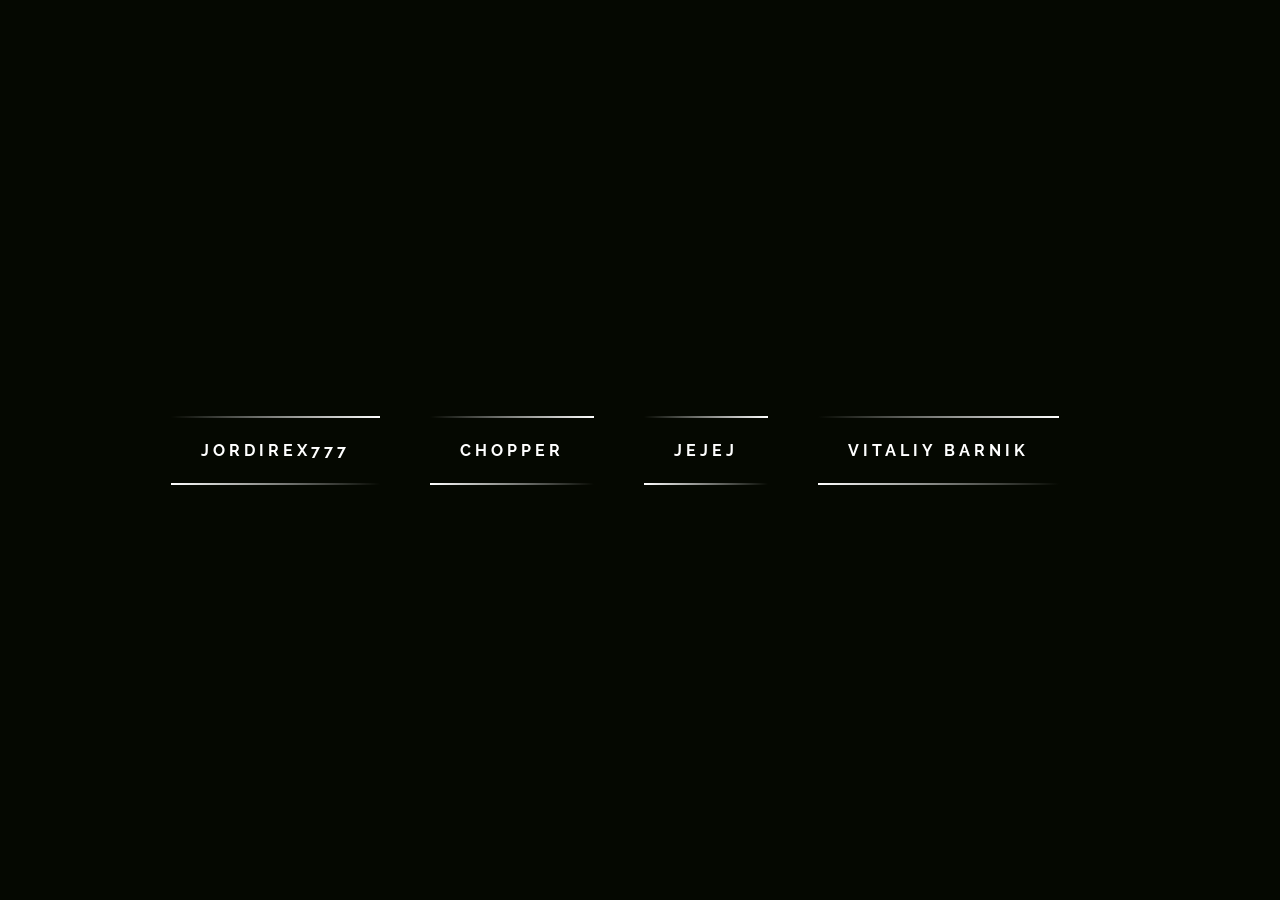
<file: index.html>
<!DOCTYPE html>
<html lang="en">
<head>
    <script async src="https://pagead2.googlesyndication.com/pagead/js/adsbygoogle.js?client=ca-pub-1671405296271324"
     crossorigin="anonymous"></script>
    <meta charset="UTF-8">
    <meta name="viewport" content="width=device-width, initial-scale=1.0">
    <link rel="stylesheet" href="https://fonts.googleapis.com/css2?family=Raleway:wght@400;700&display=swap">
    <link rel="icon" href="indexicon.ico" type="image/x-icon">
    <title>Turboporro's Archive</title>
    <style>
        * {
            margin: 0;
            padding: 0;
            box-sizing: border-box;
        }

        body {
            display: flex;
            justify-content: center;
            align-items: center;
            height: 100vh;
            background: #050801;
            font-family: 'Raleway', sans-serif;
            font-weight: bold;
        }

        a {
            position: relative;
            display: inline-block;
            padding: 25px 30px;
            margin: 40px 0;
            color: #ffffff; /* Cambia el color del texto a blanco */
            text-decoration: none;
            text-transform: uppercase;
            transition: 0.5s;
            letter-spacing: 4px;
            overflow: hidden;
            margin-right: 50px;
        }

        a:hover {
            background: #ffffff; /* Cambia el color de fondo a blanco al pasar el mouse */
            color: #050801; /* Cambia el color del texto a negro al pasar el mouse */
            box-shadow: 0 0 5px #ffffff,
                0 0 25px #ffffff,
                0 0 50px #ffffff,
                0 0 200px #ffffff;
            -webkit-box-reflect: below 1px linear-gradient(transparent, #0005);
        }

        a:nth-child(1) {
            filter: hue-rotate(270deg);
        }

        a:nth-child(2) {
            filter: hue-rotate(110deg);
        }

        a span {
            position: absolute;
            display: block;
        }

        a span:nth-child(1) {
            top: 0;
            left: 0;
            width: 100%;
            height: 2px;
            background: linear-gradient(90deg, transparent, #ffffff); /* Cambia el color a blanco */
            animation: animate1 1s linear infinite;
        }

        @keyframes animate1 {
            0% {
                left: -100%;
            }
            50%,
            100% {
                left: 100%;
            }
        }

        a span:nth-child(2) {
            top: -100%;
            right: 0;
            width: 2px;
            height: 100%;
            background: linear-gradient(180deg, transparent, #ffffff); /* Cambia el color a blanco */
            animation: animate2 1s linear infinite;
            animation-delay: 0.25s;
        }

        @keyframes animate2 {
            0% {
                top: -100%;
            }
            50%,
            100% {
                top: 100%;
            }
        }

        a span:nth-child(3) {
            bottom: 0;
            right: 0;
            width: 100%;
            height: 2px;
            background: linear-gradient(270deg, transparent, #ffffff); /* Cambia el color a blanco */
            animation: animate3 1s linear infinite;
            animation-delay: 0.50s;
        }

        @keyframes animate3 {
            0% {
                right: -100%;
            }
            50%,
            100% {
                right: 100%;
            }
        }

        a span:nth-child(4) {
            bottom: -100%;
            left: 0;
            width: 2px;
            height: 100%;
            background: linear-gradient(360deg, transparent, #ffffff); /* Cambia el color a blanco */
            animation: animate4 1s linear infinite;
            animation-delay: 0.75s;
        }

        @keyframes animate4 {
            0% {
                bottom: -100%;
            }
            50%,
            100% {
                bottom: 100%;
            }
        }
    </style>
</head>
<body>
    <a href="jordirex777">
        <span></span>
        <span></span>
        <span></span>
        <span></span>
        Jordirex777
    </a>
    <a href="chopper">
        <span></span>
        <span></span>
        <span></span>
        <span></span>
        Chopper
    </a>
        <a href="jejej">
        <span></span>
        <span></span>
        <span></span>
        <span></span>
        jejej
    </a>
     <a href="penta">
        <span></span>
        <span></span>
        <span></span>
        <span></span>
        Vitaliy Barnik
    </a>
    
</body>
<script>
</script>
</html>
</file>
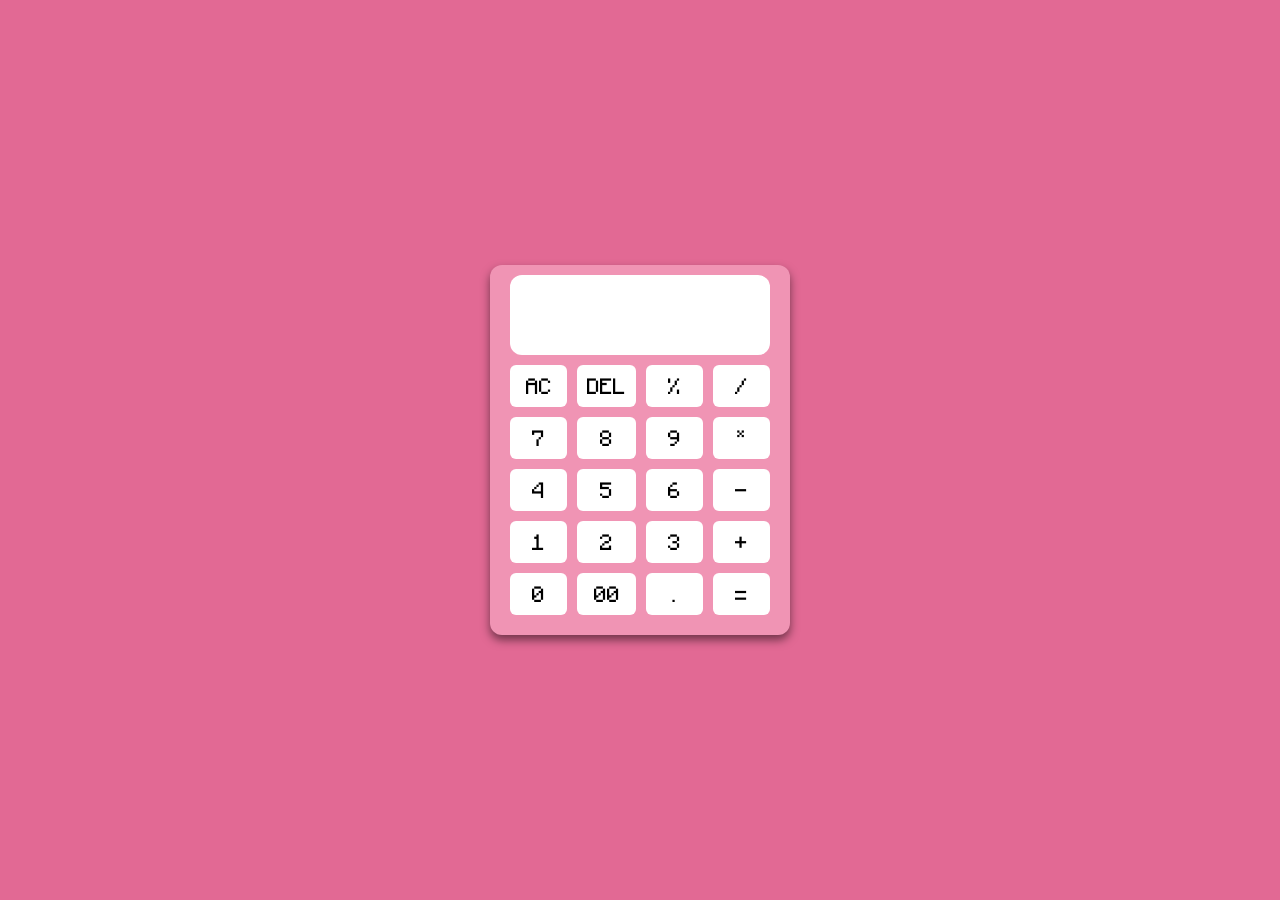
<file: calculator/index.html>
<!DOCTYPE html>
<html lang="en">
<head>
    <meta charset="UTF-8">
    <meta name="viewport" content="width=device-width, initial-scale=1.0">
    <link rel="stylesheet" href="calc.css">
    <title>Calculator</title>
</head>
<body>
        <div class="container">
            <input type="text" class="display" />
            <div class="buttons">
                <button class="operator" data-value="AC">AC</button>
                <button class="operator" data-value="DEL">DEL</button>
                <button class="operator" data-value="%">%</button>
                <button class="operator" data-value="/">/</button>
                <button data-value="7">7</button>
                <button data-value="8">8</button>
                <button data-value="9">9</button>
                <button class="operator" data-value="*">*</button>
                <button data-value="4">4</button>
                <button data-value="5">5</button>
                <button data-value="6">6</button>
                <button class="operator" data-value="-">-</button>
                <button data-value="1">1</button>
                <button data-value="2">2</button>
                <button data-value="3">3</button>
                <button class="operator" data-value="+">+</button>
                <button data-value="0">0</button>
                <button data-value="00">00</button>
                <button data-value=".">.</button>
                <button class="operator" data-value="=">=</button>
            </div>
        </div>
        <script src="calc.js"></script>
</body>
</html>
</file>
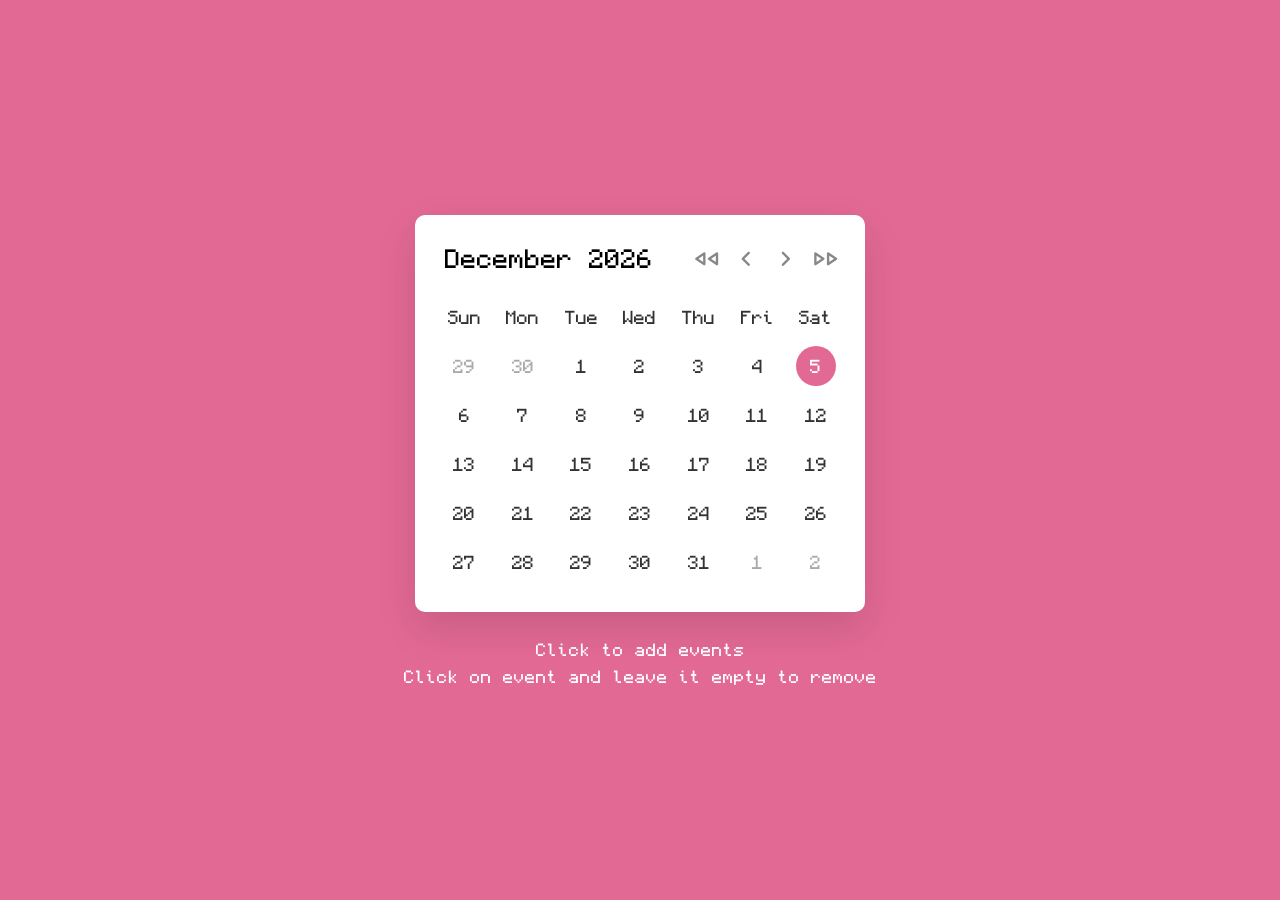
<file: Calendar/index.html>
<!DOCTYPE html>
<html lang="en">
<head>
    <meta charset="UTF-8">
    <meta name="viewport" content="width=device-width, initial-scale=1.0">
    <title>Calendar</title>
    <link rel="stylesheet" href="https://fonts.googleapis.com/css2?family=Material+Symbols+Rounded:opsz,wght,FILL,GRAD@20..48,100..700,0..1,-50..200">
    <link rel="stylesheet" href="calendar.css">
</head>
<body>
    <div class="wrapper">
        <header>
            <p class="current-date"></p>
            <div class="icons">
                <span id="prev-year" class="material-symbols-rounded">fast_rewind</span>
                <span id="prev" class="material-symbols-rounded">chevron_left</span>
                <span id="next" class="material-symbols-rounded">chevron_right</span>
                <span id="next-year" class="material-symbols-rounded">fast_forward</span>
            </div>
        </header>
        <div class="calendar">
            <ul class="weeks">
                <li>Sun</li>
                <li>Mon</li>
                <li>Tue</li>
                <li>Wed</li>
                <li>Thu</li>
                <li>Fri</li>
                <li>Sat</li>
            </ul>
            <ul class="days"></ul>
        </div>
    </div>
    <p class="add-event-text">Click to add events</p>
    <p class="add-event-text">Click on event and leave it empty to remove</p>
    <script src="calendar.js"></script>
</body>
</html>
</file>
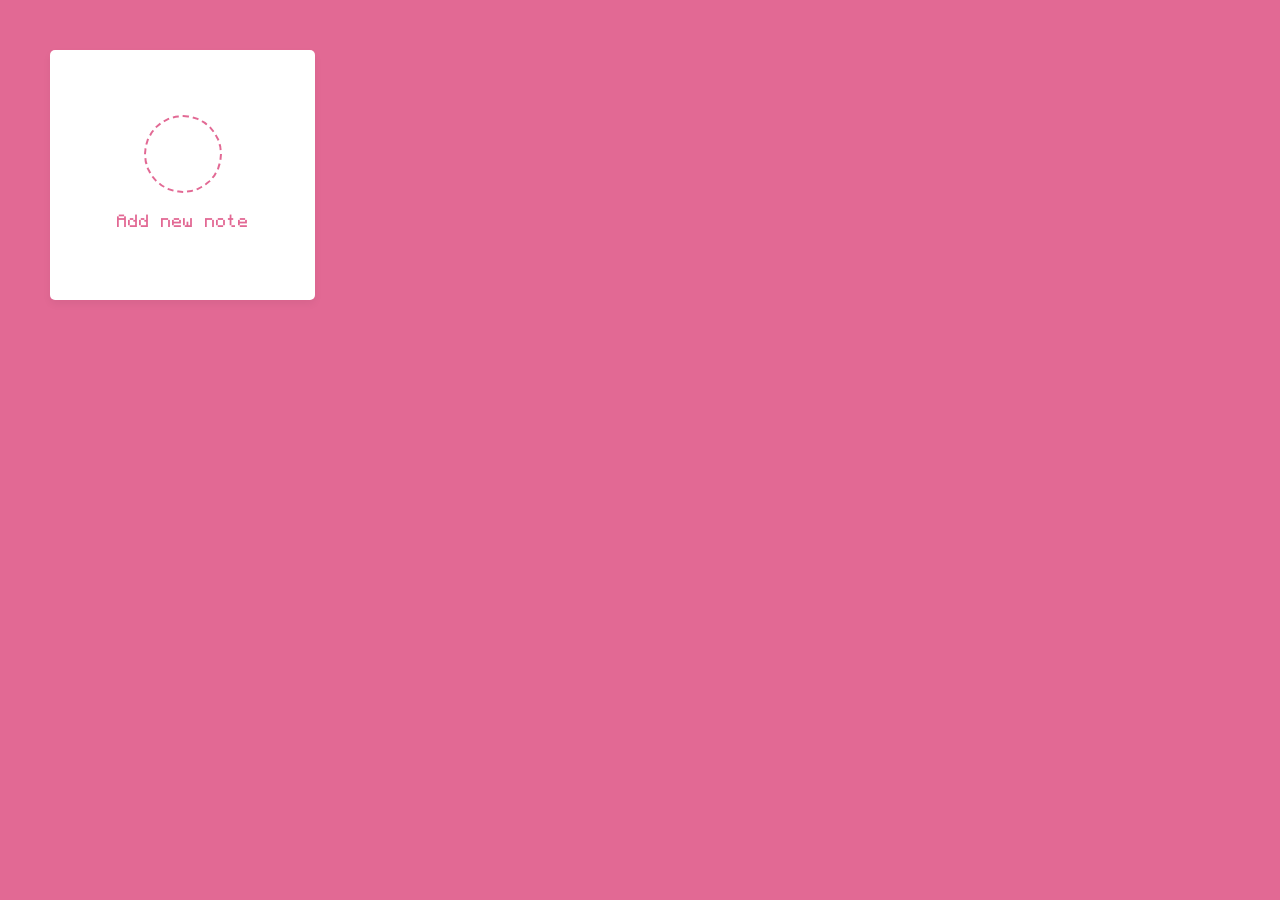
<file: notesapp/index.html>
<!DOCTYPE html>
<html lang="en">
<head>
    <meta charset="UTF-8">
    <title>Notes App</title>
    <link rel="stylesheet" href="notesapp.css">
    <meta name="viewport" content="width=device-width, initial-scale=1.0">
    <link rel="stylesheet" href="https://unicons.iconscout.com/release/v4.0.0/css/line.css">
    <link rel="icon" type="image/x-icon" href="favicon.ico">
</head>
<body>
    <div class="popup-box">
        <div class="popup">
            <div class="content">
                <header>
                    <p>Add a new Note</p>
                    <i class="uil uil-times"></i>
                </header>
                <form action="#">
                    <div class="row title">
                        <label>Title</label>
                        <input type="text">
                    </div>
                    <div class="row description">
                        <label>Description</label>
                        <textarea></textarea>
                    </div>
                    <button>Add Note</button>
                </form>
            </div>
        </div>
    </div>
    <div class="wrapper">
        <li class="add-box">
            <div class="icon"><i class="uil uil-plus"></i></div>
            <p>Add new note</p>
        </li>
    </div>
    <script src="notesapp.js"></script>
</body>
</html>
</file>
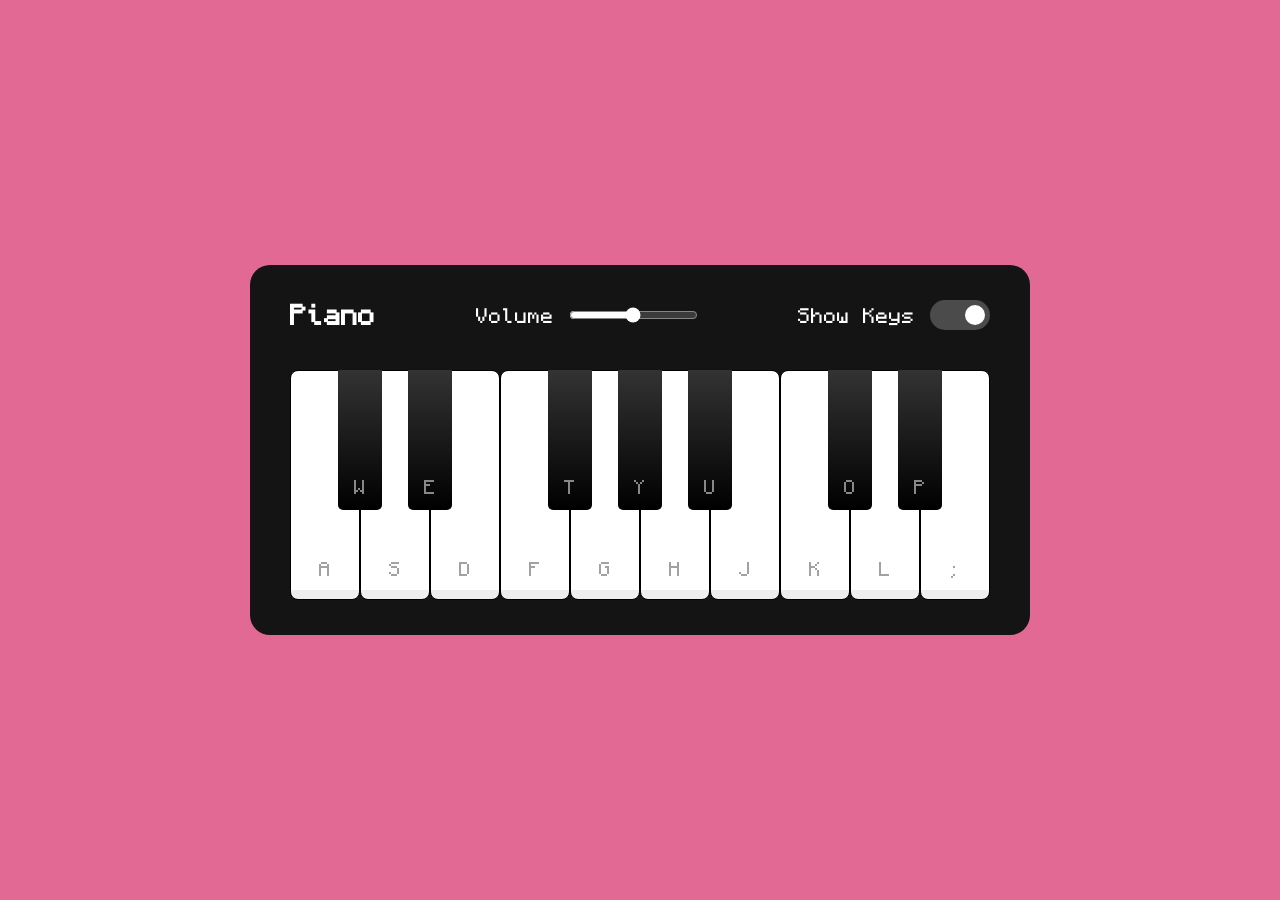
<file: piano/index.html>
<!DOCTYPE html>
<html lang="en" dir="ltr">
  <head>
    <meta charset="utf-8">
    <title>Piano</title>
    <link rel="stylesheet" href="piano.css">
    <meta name="viewport" content="width=device-width, initial-scale=1.0">
    <link rel="icon" type="image/x-icon" href="piano_tiles_icon-icons.com_69217.ico">
    <script src="piano.js" defer></script>
  </head>
  <body>
    <div class="wrapper">
      <header>
        <h2>Piano</h2>
        <div class="column volume-slider">
          <span>Volume</span><input type="range" min="0" max="1" value="0.5" step="any">
        </div>
        <div class="column keys-checkbox">
          <span>Show Keys</span><input type="checkbox" checked>
        </div>
      </header>
      <ul class="piano-keys">
        <li class="key white" data-key="a"><span>a</span></li>
        <li class="key black" data-key="w"><span>w</span></li>
        <li class="key white" data-key="s"><span>s</span></li>
        <li class="key black" data-key="e"><span>e</span></li>
        <li class="key white" data-key="d"><span>d</span></li>
        <li class="key white" data-key="f"><span>f</span></li>
        <li class="key black" data-key="t"><span>t</span></li>
        <li class="key white" data-key="g"><span>g</span></li>
        <li class="key black" data-key="y"><span>y</span></li>
        <li class="key white" data-key="h"><span>h</span></li>
        <li class="key black" data-key="u"><span>u</span></li>
        <li class="key white" data-key="j"><span>j</span></li>
        <li class="key white" data-key="k"><span>k</span></li>
        <li class="key black" data-key="o"><span>o</span></li>
        <li class="key white" data-key="l"><span>l</span></li>
        <li class="key black" data-key="p"><span>p</span></li>
        <li class="key white" data-key=";"><span>;</span></li>
      </ul>
    </div>

  </body>
</html>
</file>
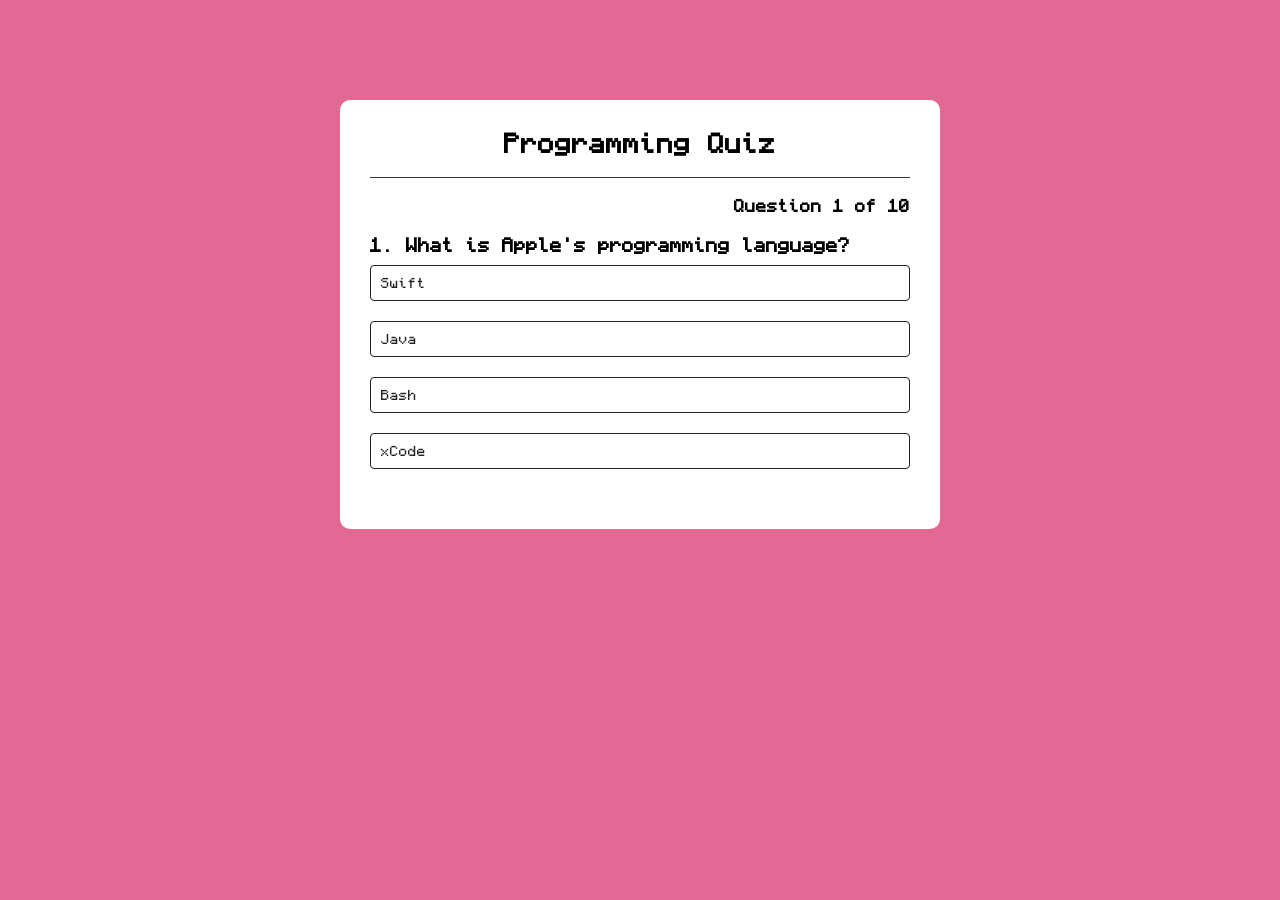
<file: quiz/index.html>
<!DOCTYPE html>
<html lang="en">
    <head>
        <title>Quiz</title>
        <link rel="stylesheet" type="text/css" href="quiz.css">
    </head>
    <body>
        <div class="app">
            <h1>Programming Quiz</h1>
            <div class="quiz">
                <h3 id="question-counter"></h3>
                <h2 id="question"></h2>
                <div id="answer-buttons">
                    <button class="btn"></button>
                    <button class="btn"></button>
                    <button class="btn"></button>
                    <button class="btn"></button>
                </div>
                <button id="next-btn">Next</button>
            </div>
        </div>
    </body>
    <script src="quiz.js"></script>
</html>
</file>
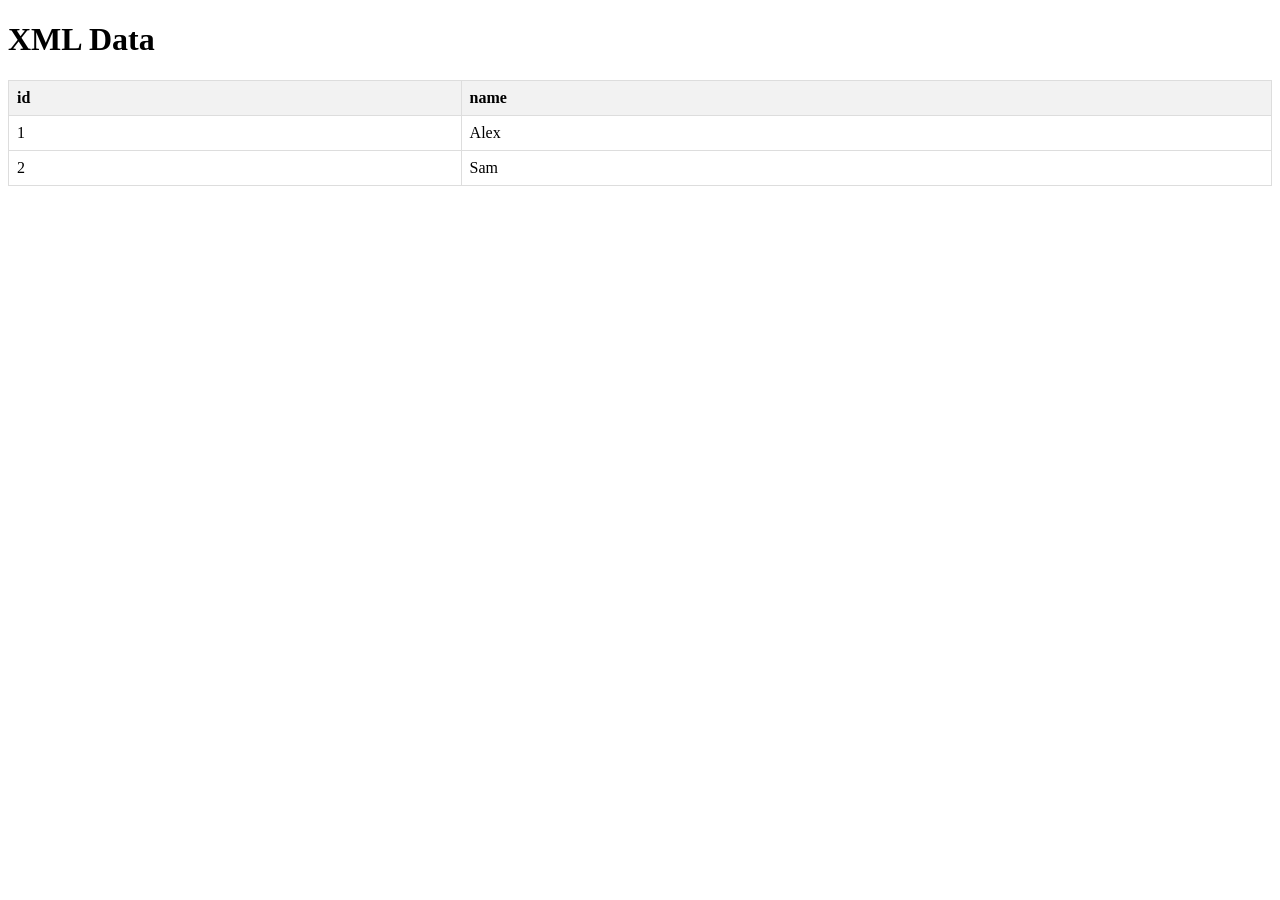
<file: xmlfetch/index.html>
<!DOCTYPE html>
<html lang="en">
<head>
    <meta charset="UTF-8">
    <meta name="viewport" content="width=device-width, initial-scale=1.0">
    <title>Fetch XML to Table</title>
    <style>
        table {
            border-collapse: collapse;
            width: 100%;
            margin-top: 20px;
        }

        th, td {
            border: 1px solid #ddd;
            padding: 8px;
            text-align: left;
        }

        th {
            background-color: #f2f2f2;
        }
    </style>
</head>
<body>
    <h1>XML Data</h1>
    <table id="xmlTable">
        <thead>
            <tr id="tableHeader">
            </tr>
        </thead>
        <tbody id="tableBody">
        </tbody>
    </table>

    <script>
        function fetchXMLContent(url, callback) {
            fetch(url)
                .then(response => {
                    if (!response.ok) {
                        throw new Error('Network response was not ok');
                    }
                    return response.text();
                })
                .then(xmlText => {
                    callback(null, xmlText);
                })
                .catch(error => {
                    console.error(`There was a problem with the fetch operation:`, error);
                    callback(error, null);
                });
        }

        function displayXMLInTable(xmlText) {
            const parser = new DOMParser();
            const xmlDoc = parser.parseFromString(xmlText, 'text/xml');

            const users = xmlDoc.getElementsByTagName('user');
            const tableHeader = document.getElementById('tableHeader');
            const tableBody = document.getElementById('tableBody');

            if (users.length > 0) {
                const firstUser = users[0];
                for (let i = 0; i < firstUser.children.length; i++) {
                    const th = document.createElement('th');
                    th.textContent = firstUser.children[i].tagName;
                    tableHeader.appendChild(th);
                }

                for (let i = 0; i < users.length; i++) {
                    const tr = document.createElement('tr');
                    const user = users[i];

                    for (let j = 0; j < user.children.length; j++) {
                        const td = document.createElement('td');
                        td.textContent = user.children[j].textContent;
                        tr.appendChild(td);
                    }

                    tableBody.appendChild(tr);
                }
            } else {
                tableBody.innerHTML = '<tr><td colspan="100%">No data available</td></tr>';
            }
        }

        fetchXMLContent('users.xml', function(error, xmlText) {
            if (!error && xmlText) {
                displayXMLInTable(xmlText);
            }
        });
    </script>
</body>
</html>
</file>
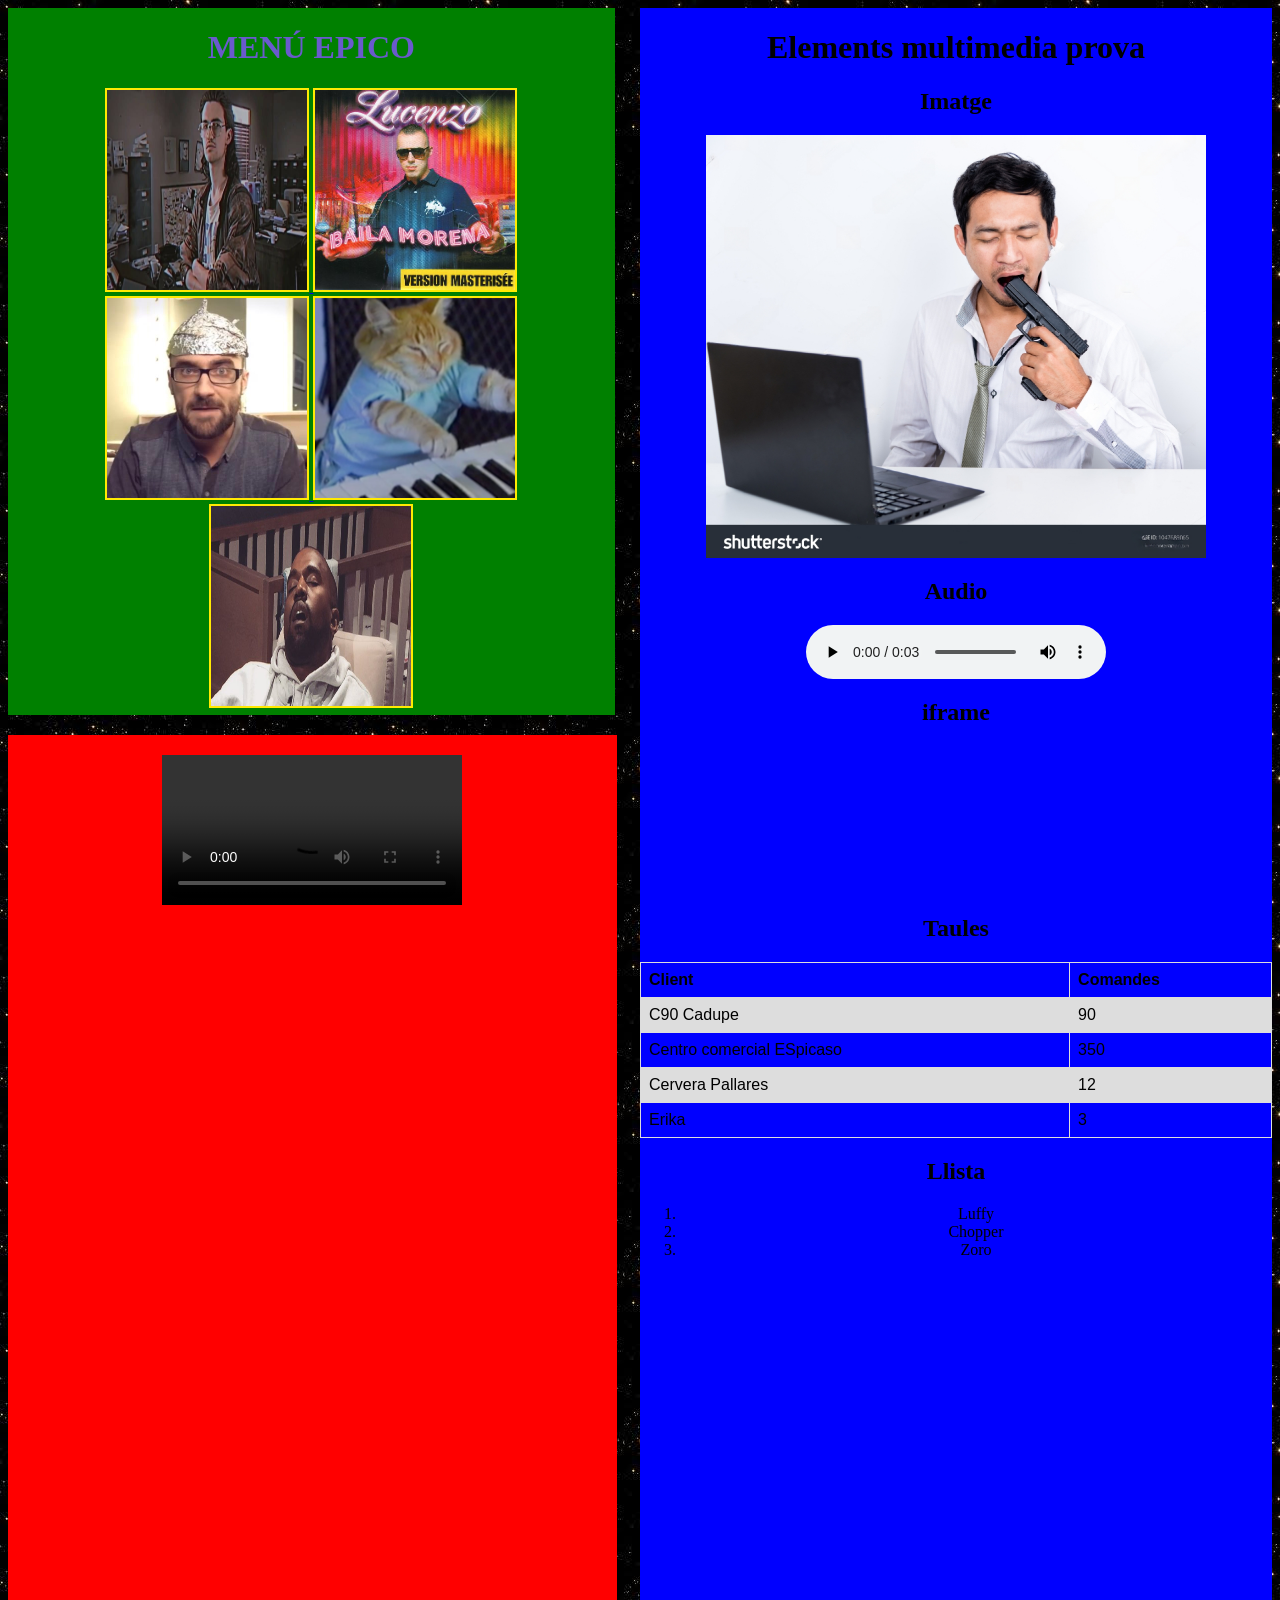
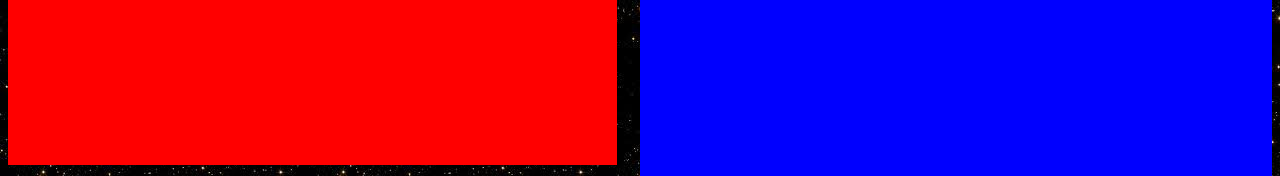
<file: jejej.html>
<html>
<body>
    <div style="width: 48%; height: 80%; background-color: green; float:left;">
        <h1 style="text-align:center;color:SlateBlue;">MENÚ EPICO</h1>

        <body style="background-image: url('jejej/cosmos.jpg');text-align:center;" style="text-align:center;">
        
        <a href="https://turboporro69.github.io">
        <img style="border: 2px solid;color:rgb(255, 234, 3);" src="jejej/hacke.jpg"  width="200" height="200"  >
        </a>
        
        <a href="https://www.youtube.com/watch?v=Gjwnfrz5-qY">
        <img style="border: 2px solid;color:rgb(255, 234, 3);" src="jejej/morena.jpg" width="200" height="200"  >
        </a>
            
        <a href="https://youtu.be/fXW-QjBsruE?si=_7MuljP_9dzhzDNf">
        <img style="border: 2px solid;color:rgb(255, 234, 3);"src="jejej/chairs.jpg" width="200" height="200"  >
        </a>
        
        <a href="https://www.youtube.com/watch?v=sV_LvMhzqCg">
            <img style="border: 2px solid;color:rgb(255, 234, 3);"src="jejej/cat.jpg" width="200" height="200"  >
            </a>
        
        <a href="https://www.youtube.com/watch?v=jeaoUM59Vlo">
            <img style="border: 2px solid;color:rgb(255, 234, 3);"src="jejej/wake.jpg" width="200" height="200"  >
        
            </a> 
    </div>
    <div style="width: 50%; height: 200%; background-color: blue; float:right;"><!DOCTYPE html>
        <html>
        <head>
        <style>
          h1 {
            text-align: center;
          }
        </style>
          <title>Exemple multimedia</title>
        </head>
        <body>
        <h1>Elements multimedia prova</h1>
        <h2>Imatge</h2>
        
        <img src="jejej/hombre.png" width="500" alt="hombre pistola">
        
        <h2>Audio</h2>
        <audio controls>
            <source src="jejej/demonios daniel.mp3" type="audio/mp3">
          Your browser does not support the audio element.
        </audio>
        
        <h2>iframe</h2>
        <iframe width="500"src="https://www.youtube.com/embed/wjyehti1fcA" title="Plátano Torino" frameborder="0" allow="accelerometer; autoplay; clipboard-write; encrypted-media; gyroscope; picture-in-picture; web-share" allowfullscreen></iframe>
        
        <h2>Taules</h2>
        
        <style>
        table {
          font-family: arial, sans-serif;
          border-collapse: collapse;
          width: 100%;
        }
        
        td, th {
          border: 1px solid #dddddd;
          text-align: left;
          padding: 8px;
        }
        
        tr:nth-child(even) {
          background-color: #dddddd;
        }
        </style>
        <body>
          <table>
            <tr>
              <th>Client</th>
              <th>Comandes</th>
            </tr>
            <tr>
              <td>C90 Cadupe</td>
              <td>90</td>
            </tr>
            <tr>
              <td>Centro comercial ESpicaso</td>
              <td>350</td>
            </tr>
            <tr>
              <td>Cervera Pallares</td>
              <td>12</td>
            </tr>
            <tr>
              <td>Erika</td>
              <td>3</td>
            </tr>
            </table>
        <h2>Llista</h2>
        <ol>
          <li>Luffy</li>
          <li>Chopper</li>
          <li>Zoro</li>
        </ol></div>
    <div style="margin-top: 20px; width: 45%; height: 112%; background-color: red; float:left; padding:20px;"><head>
  </head>
  <body>
      <video id="myVideo" autoplay loop controls>
          <source src="jejej/chopper.mp4" type="video/mp4">
      </video>
  
      <script>
          // Obtén la referencia al video
          var video = document.getElementById("myVideo");
  
          // Reproduce el video automáticamente
          video.play();
  
          // Ajusta el volumen al máximo
          video.volume = 1;
      </script></div>
</body> 
</html>
</file>
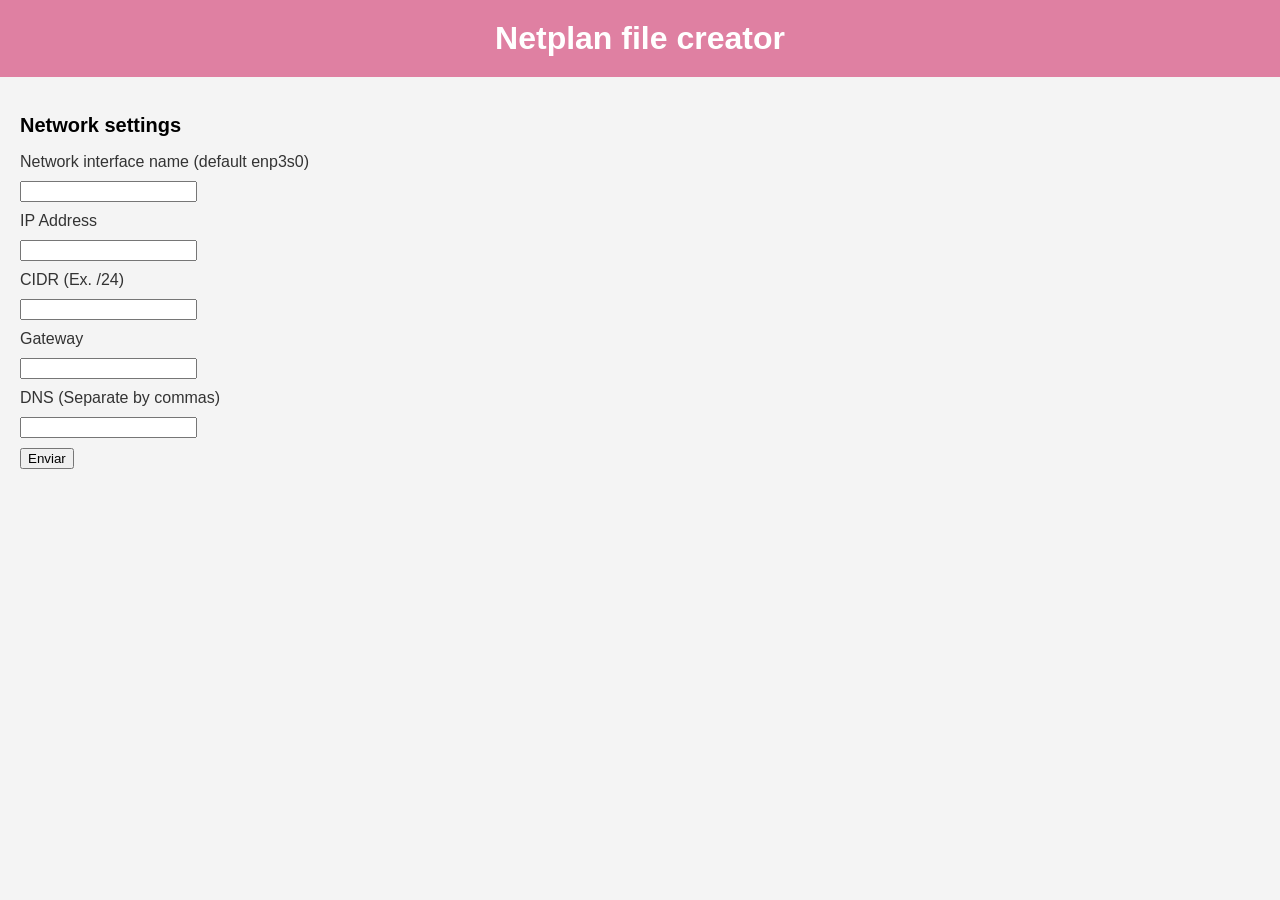
<file: netplancreator.html>
<!DOCTYPE html>
<html lang="ca">
<head>
    <meta charset="UTF-8">
    <meta name="viewport" content="width=device-width, initial-scale=1.0">
    <title>Netplan file creator</title>
</head>
<body>
    <header>
        <h1>Netplan file creator</h1>
    </header>
    <main>
<div class="container"></div>
<div>
    <form id="questionnaireForm">
        <div class="section">
            <h2>Network settings</h2>
            <label for="interfacename" style="display:block">Network interface name (default enp3s0)</label>
            <input type="text" id="interfacename" name="interfacename">
            <label for="ipaddress" style="display:block">IP Address</label>
            <input type="text" id="ipaddress" name="ipaddress" required>
            <label for="cidr" style="display:block">CIDR (Ex. /24)</label>
            <input type="text" id="cidr" name="cidr" required>
            <label for="gateway" style="display:block">Gateway</label>
            <input type="text" id="gateway" name="gateway" required>
            <label for="dns" style="display:block">DNS (Separate by commas)</label>
            <input type="text" id="dns" name="dns" required>
        </div>
        <button type="submit">Enviar</button>
    </form>
</div>

<div id="formOutput" style="display:none;">
    <h2>Netplan file</h2>
    <hr>
    <pre id="outputContent"></pre>
    <button id="downloadButton" style="margin-top: 10px;">Download Netplan file</button>
</div>

</main>

<script>
    document.getElementById('questionnaireForm').addEventListener('submit', function(event) {
        event.preventDefault(); 

        const interfacenameInput = document.getElementById('interfacename');
        if (interfacenameInput.value.trim() === '') {
            interfacenameInput.value = 'enp3s0';
        }
        
        const formData = new FormData(this);

        let netplanOutput = `network:\n`;
        netplanOutput += `  version: 2\n`;
        netplanOutput += `  renderer: networkd\n`;
        netplanOutput += `  ethernets:\n`;
        netplanOutput += `        ${formData.get('interfacename')}:\n`;
        netplanOutput += `            dhcp4: no\n`;
        netplanOutput += `            addresses:\n`;
        netplanOutput += `                - ${formData.get('ipaddress')}${formData.get('cidr')}\n`;
        netplanOutput += `            nameservers:\n`;
        netplanOutput += `                addresses: [${formData.get('dns')}]\n`;
        netplanOutput += `            routes:\n`;
        netplanOutput += `                - to: default\n`;
        netplanOutput += `                  via: ${formData.get('gateway')}\n`;

        document.getElementById('outputContent').textContent = netplanOutput;
        document.getElementById('formOutput').style.display = 'block';
        document.getElementById('questionnaireForm').style.display = 'none';

        document.getElementById('downloadButton').addEventListener('click', function() {
            const blob = new Blob([netplanOutput], { type: 'text/plain' });
            const link = document.createElement('a');
            link.href = URL.createObjectURL(blob);
            link.download = 'netplan.yaml';
            link.click();
        });
    });
</script>
</body>
</html>
<style>
    body {
        font-family: Arial, sans-serif;
        background-color: #f4f4f4;
        color: #333;
        margin: 0;
        padding: 0;
    }
    
    header {
        background-color: #df80a2;
        color: white;
        text-align: center;
        padding: 20px 0;
    }
    
    h1 {
        margin: 0;
    }
    
    main {
        padding: 20px;
    }
    
    h2 {
        font-size: 20px;
        color: black;
    }
    
    label {
        display: block;
        margin-bottom: 10px;
    }
    
    input {
        display: inline-block;
        margin-bottom: 10px;
        vertical-align: middle;
    }
    
    
    
    #formOutput {
        margin-top: 20px;
    }
    
    pre {
        background-color: #e9ecef;
        padding: 15px;
        border-radius: 5px;
    }
    
        
        
    </style>
</file>
<file: calculator/calc.css>
@font-face {
    font-family: "Monocraft";
    src: url('Monocraft.ttf') format('truetype');
}

* {
    margin: 0;
    padding: 0;
    box-sizing: border-box;
    font-family: "Monocraft", sans-serif;
}
body {
    height: 100vh;
    display: flex;
    align-items: center;
    justify-content: center;
    background-color: #e26994;
}
.container {
    position: relative;
    max-width: 300px;
    width: 100%;
    border-radius: 12px;
    padding: 10px 20px 20px;
    background: #f094b4;
    box-shadow: 0 5px 10px rgba(0, 0, 0, 0.5);;
}
.display {
    height: 80px;
    width: 100%;
    outline: none;
    border: none;
    text-align: right;
    margin-bottom: 10px;
    font-size: 25px;
    color: rgb(0, 0, 0);
    border-radius: 12px;
    padding: 15px;
    transition: all 0.3s ease-in-out;
}
.display:focus {
    box-shadow: 0 0 10px rgba(0, 0, 0, 0.5);
}
.buttons {
    display: grid;
    grid-gap: 10px;
    grid-template-columns: repeat(4, 1fr);;
}
.buttons button {
    padding: 10px;
    border-radius: 6px;
    border: none;
    font-size: 20px;
    cursor: pointer;
    background-color: white;
    transition: transform 0.2s ease-in-out, background-color 0.3s ease-in-out;
}
.buttons button:hover {
    transform: scale(1.1);
    background-color: #e0e0e0;
}
.buttons button:active {
    transform: scale(0.9);
    background-color: #d0d0d0;
}
</file>
<file: Calendar/calendar.css>
@font-face {
    font-family: Monocraft;
    font-weight: normal;
    src: url('Monocraft.ttf') format('truetype');
}

* {
    margin: 0;
    padding: 0;
    box-sizing: border-box;
    font-family: 'Monocraft';
}

body {
    display: flex;
    align-items: center;
    padding: 0 10px;
    justify-content: center;
    min-height: 100vh;
    background: #e26994;
    flex-direction: column;
}

.wrapper {
    width: 450px;
    background: #fff;
    border-radius: 10px;
    box-shadow: 0 15px 40px rgba(0, 0, 0, 0.12);
    margin-bottom: 20px; /* Add margin-bottom to create space for the text */
}

.wrapper header {
    display: flex;
    align-items: center;
    padding: 25px 30px 10px;
    justify-content: space-between;
}

header .icons {
    display: flex;
}

header .icons span{
    height: 38px;
    width: 38px;
    margin: 0 1px;
    cursor: pointer;
    color: #878787;
    text-align: center;
    line-height: 38px;
    font-size: 1.9rem;
    user-select: none;
    border-radius: 50%;
}

.icons span:last-child {
    margin-right: -10px;
}

header .icons span:hover {
    background: #f2f2f2;
}

header .current-date {
    font-size: 1.5rem;
    font-weight: 500;
}

.calendar {
    padding: 20px;
}

.calendar ul {
    display: flex;
    flex-wrap: wrap;
    list-style: none;
    text-align: center;
}

.calendar .days {
    margin-bottom: 20px;
}

.calendar li {
    color: #333;
    width: calc(100% / 7);
    font-size: 1.07rem;
}

.calendar .weeks li {
    font-weight: 500;
    cursor: default;
}

.calendar .days li {
    z-index: 1;
    cursor: pointer;
    position: relative;
    margin-top: 30px;
}

.days li.inactive {
    color: #aaa;
}

.days li.active {
    color: #fff;
}

.days li::before {
    position: absolute;
    content: "";
    left: 50%;
    top: 50%;
    height: 40px;
    width: 40px;
    z-index: -1;
    border-radius: 50%;
    transform: translate(-50%, -50%);
}

.days li.active::before {
    background: #e26994;
}

.days li:not(.active):hover::before {
    background: #f2f2f2;
}

.days li span {
    display: block;
    margin-top: 5px;
    font-size: 0.8rem;
    color: #e26994;
}

.add-event-text {
    text-align: center;
    font-size: 1rem;
    color: #ffffff;
    margin-top: 10px;
}
</file>
<file: notesapp/notesapp.css>
@font-face {
    font-family: 'Monocraft';
    src: url('Monocraft.ttf') format('truetype');
}

*{
  margin: 0;
  padding: 0;
  box-sizing: border-box;
  font-family: 'Monocraft';
}
body{
  background: #e26994;
}
::selection{
  color: #fff;
  background: #e26994;
}
.wrapper{
  margin: 50px;
  display: grid;
  gap: 25px;
  grid-template-columns: repeat(auto-fill, 265px);
}
.wrapper li{
  height: 250px;
  list-style: none;
  border-radius: 5px;
  padding: 15px 20px 20px;
  background: #fff;
  box-shadow: 0 4px 8px rgba(0,0,0,0.05);
}
.add-box, .icon, .bottom-content, 
.popup, header, .settings .menu li{
  display: flex;
  align-items: center;
  justify-content: space-between;
}
.add-box{
  cursor: pointer;
  flex-direction: column;
  justify-content: center;
}
.add-box .icon{
  height: 78px;
  width: 78px;
  color: #e26994;
  font-size: 40px;
  border-radius: 50%;
  justify-content: center;
  border: 2px dashed #e26994;
}
.add-box p{
  color: #e26994;
  font-weight: 500;
  margin-top: 20px;
}
.note{
  display: flex;
  flex-direction: column;
  justify-content: space-between;
}
.note .details{
  max-height: 165px;
  overflow-y: auto;
}
.note .details::-webkit-scrollbar,
.popup textarea::-webkit-scrollbar{
  width: 0;
}
.note .details:hover::-webkit-scrollbar,
.popup textarea:hover::-webkit-scrollbar{
  width: 5px;
}
.note .details:hover::-webkit-scrollbar-track,
.popup textarea:hover::-webkit-scrollbar-track{
  background: #f1f1f1;
  border-radius: 25px;
}
.note .details:hover::-webkit-scrollbar-thumb,
.popup textarea:hover::-webkit-scrollbar-thumb{
  background: #e6e6e6;
  border-radius: 25px;
}
.note p{
  font-size: 22px;
  font-weight: 500;
}
.note span{
  display: block;
  color: #575757;
  font-size: 16px;
  margin-top: 5px;
}
.note .bottom-content{
  padding-top: 10px;
  border-top: 1px solid #ccc;
}
.bottom-content span{
  color: #6D6D6D;
  font-size: 14px;
}
.bottom-content .settings{
  position: relative;
}
.bottom-content .settings i{
  color: #6D6D6D;
  cursor: pointer;
  font-size: 15px;
}
.settings .menu{
  z-index: 1;
  bottom: 0;
  right: -5px;
  padding: 5px 0;
  background: #fff;
  position: absolute;
  border-radius: 4px;
  transform: scale(0);
  transform-origin: bottom right;
  box-shadow: 0 0 6px rgba(0,0,0,0.15);
  transition: transform 0.2s ease;
}
.settings.show .menu{
  transform: scale(1);
}
.settings .menu li{
  height: 25px;
  font-size: 16px;
  margin-bottom: 2px;
  padding: 17px 15px;
  cursor: pointer;
  box-shadow: none;
  border-radius: 0;
  justify-content: flex-start;
}
.menu li:last-child{
  margin-bottom: 0;
}
.menu li:hover{
  background: #f5f5f5;
}
.menu li i{
  padding-right: 8px;
}

.popup-box{
  position: fixed;
  top: 0;
  left: 0;
  z-index: 2;
  height: 100%;
  width: 100%;
  background: rgba(0,0,0,0.4);
}
.popup-box .popup{
  position: absolute;
  top: 50%;
  left: 50%;
  z-index: 3;
  width: 100%;
  max-width: 400px;
  justify-content: center;
  transform: translate(-50%, -50%) scale(0.95);
}
.popup-box, .popup{
  opacity: 0;
  pointer-events: none;
  transition: all 0.25s ease;
}
.popup-box.show, .popup-box.show .popup{
  opacity: 1;
  pointer-events: auto;
}
.popup-box.show .popup{
  transform: translate(-50%, -50%) scale(1);
}
.popup .content{
  border-radius: 5px;
  background: #fff;
  width: calc(100% - 15px);
  box-shadow: 0 0 15px rgba(0,0,0,0.1);
}
.content header{
  padding: 15px 25px;
  border-bottom: 1px solid #ccc;
}
.content header p{
  font-size: 20px;
  font-weight: 500;
}
.content header i{
  color: #8b8989;
  cursor: pointer;
  font-size: 23px;
}
.content form{
  margin: 15px 25px 35px;
}
.content form .row{
  margin-bottom: 20px;
}
form .row label{
  font-size: 18px;
  display: block;
  margin-bottom: 6px;
}
form :where(input, textarea){
  height: 50px;
  width: 100%;
  outline: none;
  font-size: 17px;
  padding: 0 15px;
  border-radius: 4px;
  border: 1px solid #999;
}
form :where(input, textarea):focus{
  box-shadow: 0 2px 4px rgba(0,0,0,0.11);
}
form .row textarea{
  height: 150px;
  resize: none;
  padding: 8px 15px;
}
form button{
  width: 100%;
  height: 50px;
  color: #fff;
  outline: none;
  border: none;
  cursor: pointer;
  font-size: 17px;
  border-radius: 4px;
  background: #e26994;
}

@media (max-width: 660px){
  .wrapper{
    margin: 15px;
    gap: 15px;
    grid-template-columns: repeat(auto-fill, 100%);
  }
  .popup-box .popup{
    max-width: calc(100% - 15px);
  }
  .bottom-content .settings i{
    font-size: 17px;
  }
}
</file>
<file: piano/piano.css>
@font-face {
    font-family: Monocraft;
    font-weight: normal;
    src: url('Monocraft.ttf') format('truetype');
}

* {
  margin: 0;
  padding: 0;
  box-sizing: border-box;
  font-family: Monocraft;
}
body {
  display: flex;
  align-items: center;
  justify-content: center;
  min-height: 100vh;
  background: #e26994;
}
.wrapper {
  padding: 35px 40px;
  border-radius: 20px;
  background: #141414;
}
.wrapper header {
  display: flex;
  color: #fff;
  align-items: center;
  justify-content: space-between;
}
header h2 {
  font-size: 1.6rem;
}
header .column {
  display: flex;
  align-items: center;
}
header span {
  font-weight: 500;
  margin-right: 15px;
  font-size: 1.19rem;
}
header input {
  outline: none;
  border-radius: 30px;
}
.volume-slider input {
  accent-color: #fff;
}
.keys-checkbox input {
  height: 30px;
  width: 60px;
  cursor: pointer;
  appearance: none;
  position: relative;
  background: #4B4B4B
}
.keys-checkbox input::before {
  content: "";
  position: absolute;
  top: 50%;
  left: 5px;
  width: 20px;
  height: 20px;
  border-radius: 50%;
  background: #8c8c8c;
  transform: translateY(-50%);
  transition: all 0.3s ease;
}
.keys-checkbox input:checked::before {
  left: 35px;
  background: #fff;
}
.piano-keys {
  display: flex;
  list-style: none;
  margin-top: 40px;
}
.piano-keys .key {
  cursor: pointer;
  user-select: none;
  position: relative;
  text-transform: uppercase;
}
.piano-keys .black {
  z-index: 2;
  width: 44px;
  height: 140px;
  margin: 0 -22px 0 -22px;
  border-radius: 0 0 5px 5px;
  background: linear-gradient(#333, #000);
}
.piano-keys .black.active {
  box-shadow: inset -5px -10px 10px rgba(255,255,255,0.1);
  background:linear-gradient(to bottom, #000, #434343);
}
.piano-keys .white {
  height: 230px;
  width: 70px;
  border-radius: 8px;
  border: 1px solid #000;
  background: linear-gradient(#fff 96%, #eee 4%);
}
.piano-keys .white.active {
  box-shadow: inset -5px 5px 20px rgba(0,0,0,0.2);
  background:linear-gradient(to bottom, #fff 0%, #eee 100%);
}
.piano-keys .key span {
  position: absolute;
  bottom: 20px;
  width: 100%;
  color: #A2A2A2;
  font-size: 1.13rem;
  text-align: center;
}
.piano-keys .key.hide span {
  display: none;
}
.piano-keys .black span {
  bottom: 13px;
  color: #888888;
}

@media screen and (max-width: 815px) {
  .wrapper {
    padding: 25px;
  }
  header {
    flex-direction: column;
  }
  header :where(h2, .column) {
    margin-bottom: 13px;
  }
  .volume-slider input {
    max-width: 100px;
  }
  .piano-keys {
    margin-top: 20px;
  }
  .piano-keys .key:where(:nth-child(9), :nth-child(10)) {
    display: none;
  }
  .piano-keys .black {
    height: 100px;
    width: 40px;
    margin: 0 -20px 0 -20px;
  }
  .piano-keys .white {
    height: 180px;
    width: 60px;
  }
}

@media screen and (max-width: 615px) {
  .piano-keys .key:nth-child(13),
  .piano-keys .key:nth-child(14),
  .piano-keys .key:nth-child(15),
  .piano-keys .key:nth-child(16),
  .piano-keys .key :nth-child(17) {
    display: none;
  }
  .piano-keys .white {
    width: 50px;
  }
}
</file>
<file: quiz/quiz.css>
@font-face {
    font-family: 'Monocraft';
    src: url('Monocraft.ttf') format('truetype');
}

* {
    margin: 0;
    padding: 0;
    font-family: Monocraft;
    box-sizing: border-box;
}
body{
    background: #e26994;
}
.app {
    background: #fff;
    width: 90%;
    max-width: 600px;
    margin: 100px auto 0;
    border-radius: 10px;
    padding: 30px;
}
.app h1 {
    font-size: 25px;
    text-align: center;
    color: black;
    font-weight: 600;
    border-bottom: 1px solid #333;
    padding-bottom: 20px;
}
.quiz {
    padding: 20px 0;
}
.quiz h2{
    font-size: 18px;
    color: black;
    font-weight: 600;
}
.btn {
    background: #fff;
    color: #222;
    font-weight: 500;
    width: 100%;
    border: 1px solid #222;
    padding: 10px;
    margin: 10px 0;
    text-align: left;
    border-radius: 4px;
    cursor: pointer;
    transition: all 0.3s;
}

.btn:hover:not([disabled]) {
    background: #222;
    color: #fff;
}
.btn:disabled{
    cursor: auto
}
#next-btn{
    background: #e26994;
    color: #fff;
    font-weight: 500;
    width: 150px;
    border: 0;
    padding: 10px;
    margin: 20px auto;
    border-radius: 4px;
    cursor: pointer;
    display: block;
}
.correct {
    background: #9aeabc;
}
.incorrect{
    background: #ff9393;
}
.quiz h3 {
    text-align: right;
    font-size: 16px;
    color: black;
    font-weight: 600;
    margin-bottom: 20px;
}
</file>
